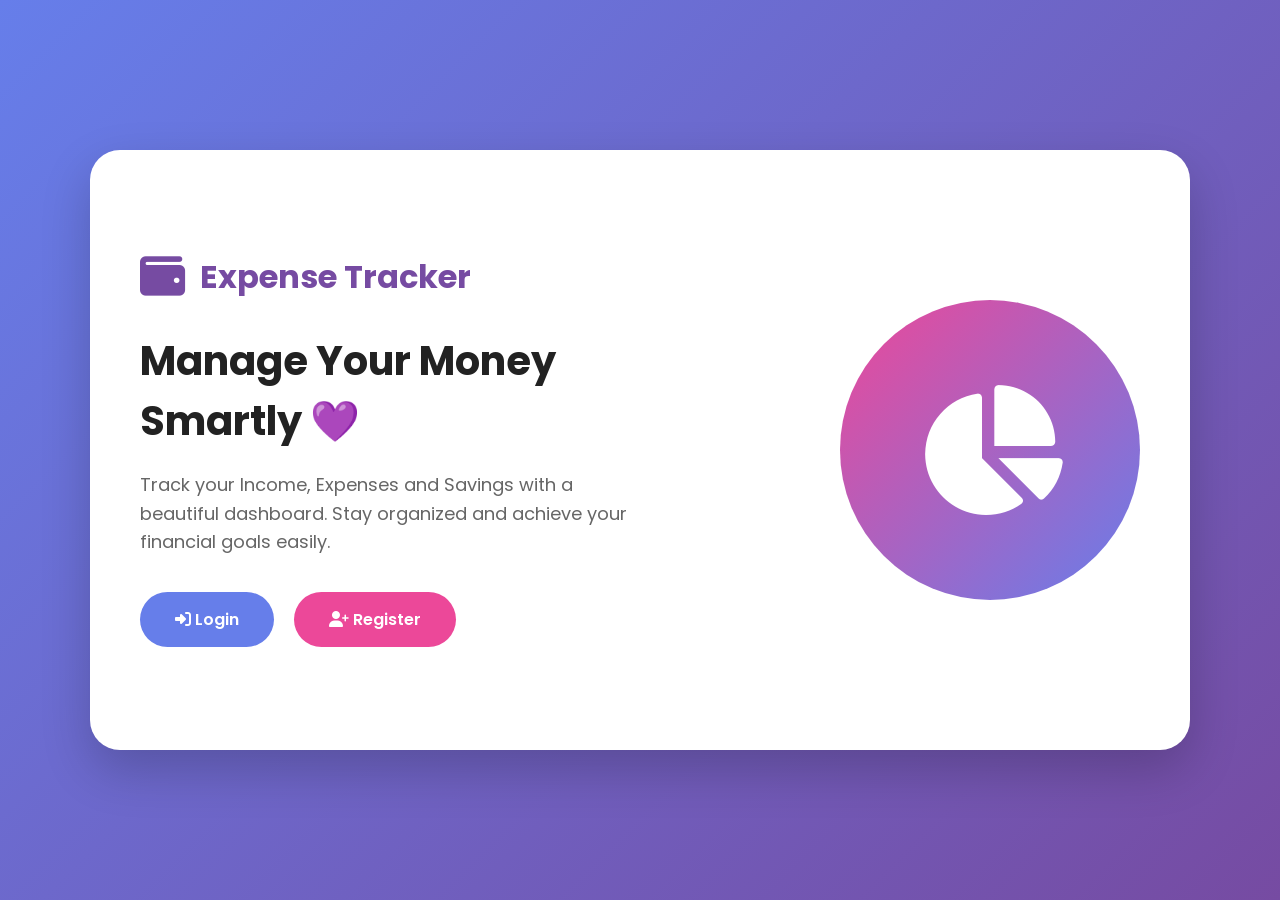
<file: index.html>
<!DOCTYPE html>
<html lang="en">

<head>

    <meta charset="UTF-8">

    <meta name="viewport" content="width=device-width, initial-scale=1.0">

    <title>Expense Tracker</title>

    <!-- CSS -->
    <link rel="stylesheet" href="style.css">

    <!-- Google Font -->
    <link href="https://fonts.googleapis.com/css2?family=Poppins:wght@400;500;600;700;800&display=swap"
    rel="stylesheet">

    <!-- Font Awesome -->
    <link rel="stylesheet"
    href="https://cdnjs.cloudflare.com/ajax/libs/font-awesome/6.6.0/css/all.min.css">

</head>

<body class="landing-body">

<div class="landing-container">

    <!-- LEFT CONTENT -->
    <div class="landing-content">

        <div class="logo">

            <i class="fa-solid fa-wallet"></i>

            <h1>Expense Tracker</h1>

        </div>

        <h2>
            Manage Your Money Smartly 💜
        </h2>

        <p>
            Track your Income, Expenses and Savings with a beautiful dashboard.
            Stay organized and achieve your financial goals easily.
        </p>

        <div class="landing-buttons">

            <a href="login.html" class="btn login-btn">

                <i class="fa-solid fa-right-to-bracket"></i>

                Login

            </a>

            <a href="register.html" class="btn register-btn">

                <i class="fa-solid fa-user-plus"></i>

                Register

            </a>

        </div>

    </div>

    <!-- RIGHT SIDE -->
    <div class="landing-image">

        <i class="fa-solid fa-chart-pie"></i>

    </div>

</div>

</body>

</html>
</file>
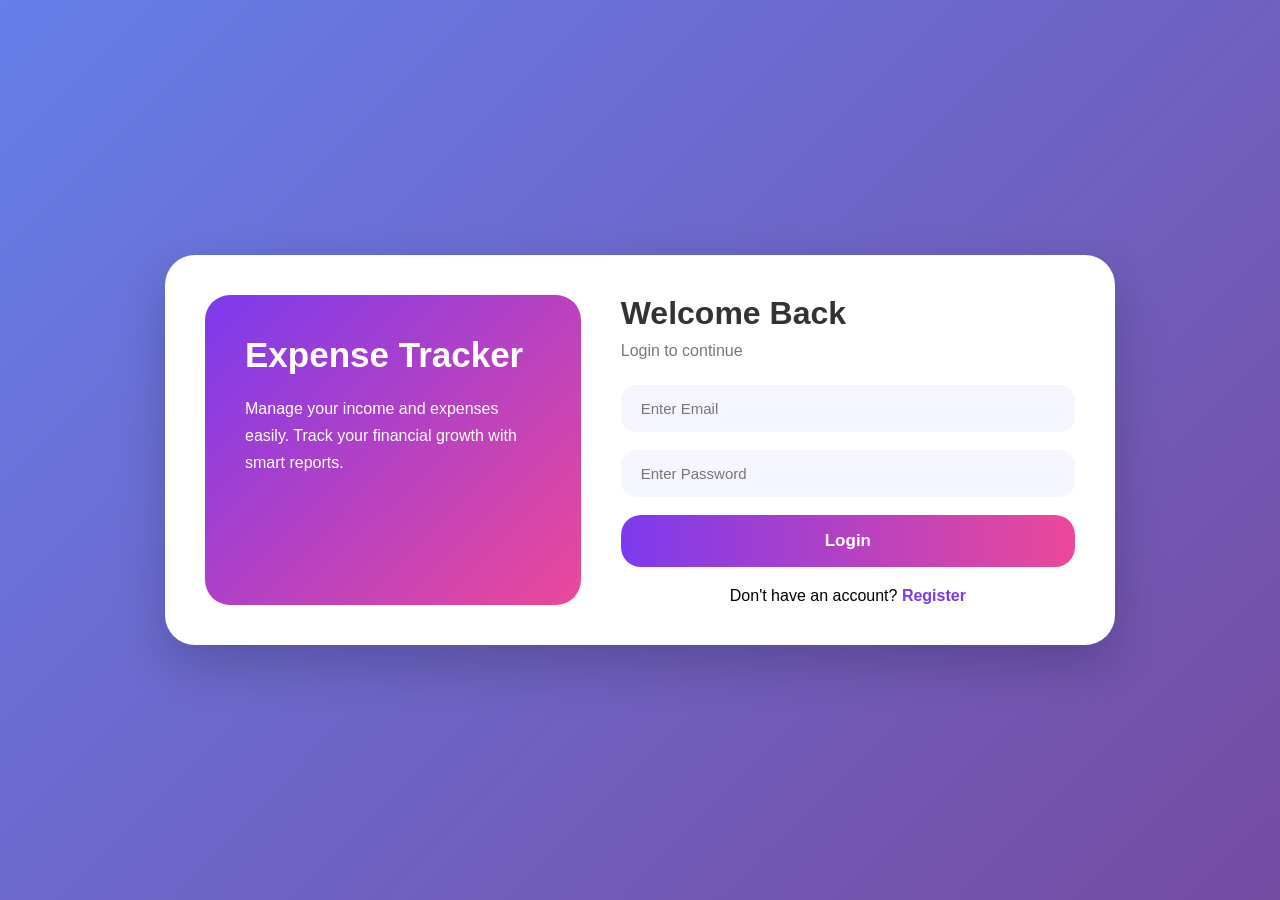
<file: login.html>
<!DOCTYPE html>
<html lang="en">

<head>

    <meta charset="UTF-8">

    <meta name="viewport" content="width=device-width, initial-scale=1.0">

    <title>Login - Expense Tracker</title>

    <link rel="stylesheet" href="style.css">

</head>


<body class="auth-body">


<div class="auth-container">


    <div class="auth-left">

        <i class="fa-solid fa-wallet"></i>

        <h1>Expense Tracker</h1>

        <p>
            Manage your income and expenses easily.
            Track your financial growth with smart reports.
        </p>

    </div>



    <div class="auth-right">


        <h2>Welcome Back</h2>

        <p class="subtitle">
            Login to continue
        </p>



        <form id="loginForm">


            <div class="input-box">

                <input 
                type="email"
                id="email"
                placeholder="Enter Email"
                required>

            </div>



            <div class="input-box">

                <input
                type="password"
                id="password"
                placeholder="Enter Password"
                required>

            </div>



            <button type="submit" class="auth-btn">

                Login

            </button>



        </form>



        <p class="auth-link">

            Don't have an account?

            <a href="register.html">
                Register
            </a>

        </p>


    </div>


</div>



<script src="login.js"></script>


</body>

</html>
</file>
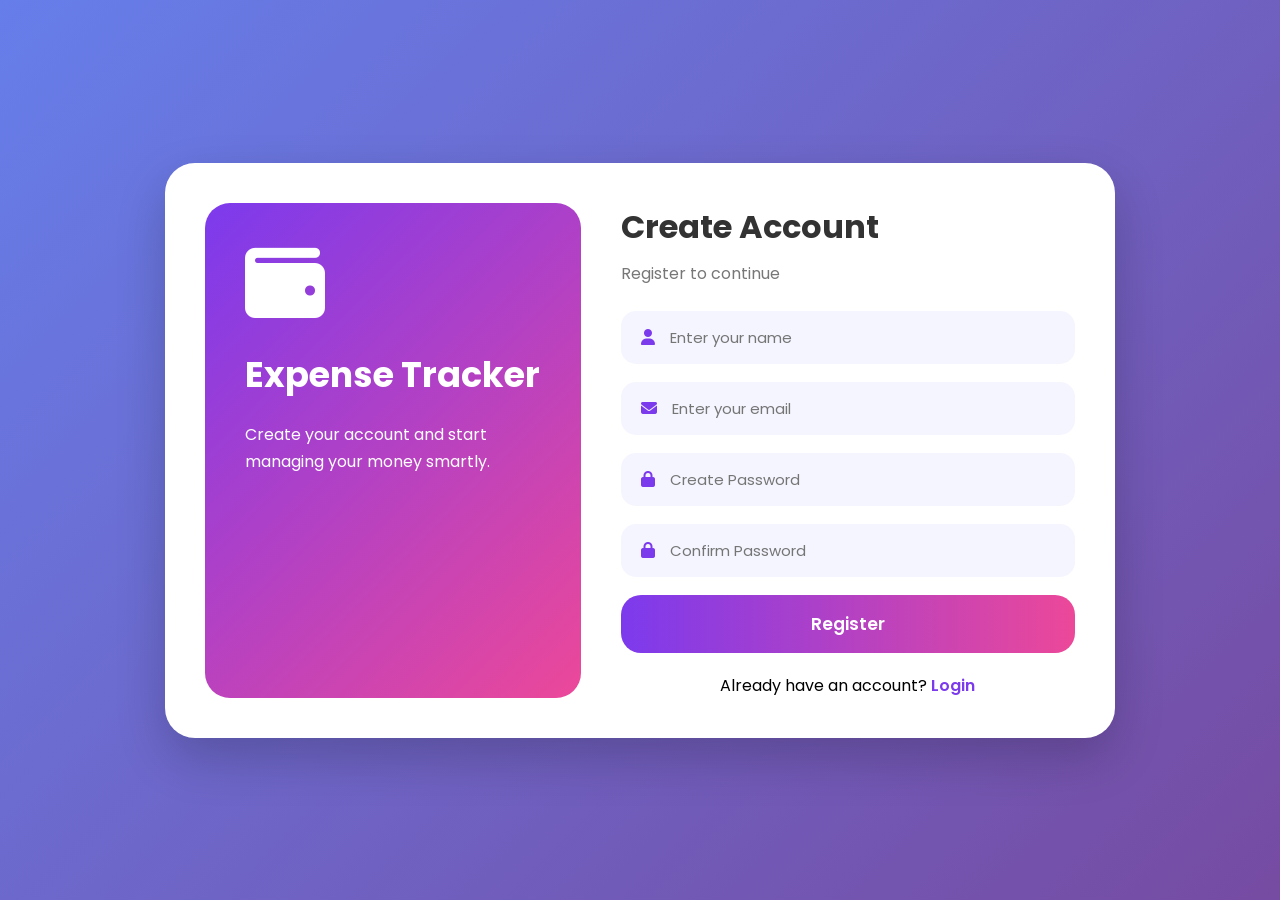
<file: register.html>
<!DOCTYPE html>
<html lang="en">

<head>

    <meta charset="UTF-8">

    <meta name="viewport" content="width=device-width, initial-scale=1.0">

    <title>Register - Expense Tracker</title>

    <link rel="stylesheet" href="style.css">

    <link href="https://fonts.googleapis.com/css2?family=Poppins:wght@400;500;600;700&display=swap" rel="stylesheet">

    <link rel="stylesheet"
          href="https://cdnjs.cloudflare.com/ajax/libs/font-awesome/6.6.0/css/all.min.css">

</head>

<body class="auth-body">

<div class="auth-container">

    <div class="auth-left">

        <i class="fa-solid fa-wallet"></i>

        <h1>Expense Tracker</h1>

        <p>
            Create your account and start managing your money smartly.
        </p>

    </div>

    <div class="auth-right">

        <h2>Create Account</h2>

        <p class="subtitle">
            Register to continue
        </p>

        <form id="registerForm">

            <div class="input-box">

                <i class="fa-solid fa-user"></i>

                <input
                    type="text"
                    id="name"
                    placeholder="Enter your name"
                    required>

            </div>

            <div class="input-box">

                <i class="fa-solid fa-envelope"></i>

                <input
                    type="email"
                    id="email"
                    placeholder="Enter your email"
                    required>

            </div>

            <div class="input-box">

                <i class="fa-solid fa-lock"></i>

                <input
                    type="password"
                    id="password"
                    placeholder="Create Password"
                    required>

            </div>

            <div class="input-box">

                <i class="fa-solid fa-lock"></i>

                <input
                    type="password"
                    id="confirmPassword"
                    placeholder="Confirm Password"
                    required>

            </div>

            <button
                type="submit"
                class="auth-btn">

                Register

            </button>

        </form>

        <p class="auth-link">

            Already have an account?

            <a href="login.html">
                Login
            </a>

        </p>

    </div>

</div>

<script src="register.js"></script>

</body>

</html>
</file>
<file: style.css>
/* =====================================
   EXPENSE TRACKER
   MAIN STYLE SHEET - PART 1
===================================== */


*{

    margin:0;

    padding:0;

    box-sizing:border-box;

    font-family:'Poppins',sans-serif;

}



body{

    min-height:100vh;

}



/* =========================
   LANDING PAGE
========================= */


.landing-body{

    background:linear-gradient(
        135deg,
        #667eea,
        #764ba2
    );

    display:flex;

    justify-content:center;

    align-items:center;

}



.landing-container{

    width:90%;

    max-width:1100px;

    min-height:600px;

    background:white;

    border-radius:30px;

    padding:50px;

    display:flex;

    justify-content:space-between;

    align-items:center;

    box-shadow:
    0 20px 50px rgba(0,0,0,0.2);

}



.landing-content{

    width:50%;

}



.logo{

    display:flex;

    align-items:center;

    gap:15px;

    color:#764ba2;

    margin-bottom:30px;

}



.logo i{

    font-size:45px;

}



.logo h1{

    font-size:32px;

}



.landing-content h2{

    font-size:40px;

    color:#222;

    margin-bottom:20px;

}



.landing-content p{

    color:#666;

    font-size:18px;

    line-height:1.6;

    margin-bottom:35px;

}





.landing-buttons{

    display:flex;

    gap:20px;

}



.btn{

    text-decoration:none;

    padding:15px 35px;

    border-radius:30px;

    color:white;

    font-weight:600;

    transition:.3s;

}



.login-btn{

    background:#667eea;

}



.register-btn{

    background:#ec4899;

}



.btn:hover{

    transform:translateY(-5px);

}





.landing-image{

    width:300px;

    height:300px;

    border-radius:50%;

    background:linear-gradient(
        135deg,
        #ec4899,
        #667eea
    );

    display:flex;

    justify-content:center;

    align-items:center;

}



.landing-image i{

    font-size:130px;

    color:white;

}
/* =====================================
   LOGIN + REGISTER PAGE STYLE - PART 2
===================================== */


/* COMMON AUTH PAGE */

.auth-body{

    background:linear-gradient(
        135deg,
        #667eea,
        #764ba2
    );

    display:flex;

    justify-content:center;

    align-items:center;

}





.auth-container{

    width:90%;

    max-width:950px;

    background:white;

    border-radius:30px;

    padding:40px;

    display:flex;

    gap:40px;

    box-shadow:
    0 20px 50px rgba(0,0,0,.2);

}




.auth-left{

    width:45%;

    background:linear-gradient(
        135deg,
        #7c3aed,
        #ec4899
    );

    color:white;

    border-radius:25px;

    padding:40px;

}



.auth-left h1{

    font-size:35px;

    margin-bottom:20px;

}



.auth-left p{

    line-height:1.7;

}



.auth-left i{

    font-size:80px;

    margin-bottom:25px;

}





.auth-right{

    width:55%;

}



.auth-right h2{

    font-size:32px;

    color:#333;

    margin-bottom:10px;

}



.subtitle{

    color:#777;

    margin-bottom:25px;

}





.input-box{

    display:flex;

    align-items:center;

    gap:15px;

    background:#f5f5ff;

    padding:15px 20px;

    border-radius:15px;

    margin-bottom:18px;

}



.input-box i{

    color:#7c3aed;

}



.input-box input{

    border:none;

    outline:none;

    background:transparent;

    width:100%;

    font-size:15px;

}





.auth-btn{

    width:100%;

    padding:16px;

    border:none;

    border-radius:20px;

    background:linear-gradient(
        90deg,
        #7c3aed,
        #ec4899
    );

    color:white;

    font-size:17px;

    font-weight:600;

    cursor:pointer;

}



.auth-btn:hover{

    transform:translateY(-3px);

}





.auth-link{

    text-align:center;

    margin-top:20px;

}



.auth-link a{

    color:#7c3aed;

    text-decoration:none;

    font-weight:600;

   }
/* =====================================
   DASHBOARD STYLE - PART 3
===================================== */


/* DASHBOARD BODY */

.dashboard-body{

    background:linear-gradient(
        135deg,
        #f5f7ff,
        #eef2ff
    );

}





/* NAVBAR */


.dashboard-navbar{

    background:white;

    padding:20px 50px;

    display:flex;

    justify-content:space-between;

    align-items:center;

    box-shadow:
    0 10px 30px rgba(0,0,0,.08);

}



.brand{

    display:flex;

    align-items:center;

    gap:12px;

    color:#7c3aed;

}



.brand i{

    font-size:30px;

}



.dashboard-navbar nav{

    display:flex;

    align-items:center;

    gap:25px;

}



.dashboard-navbar nav a{

    text-decoration:none;

    color:#555;

    font-weight:500;

}



.dashboard-navbar nav a:hover{

    color:#7c3aed;

}



#logoutBtn{

    border:none;

    padding:12px 22px;

    border-radius:20px;

    background:#ec4899;

    color:white;

    cursor:pointer;

}





/* CONTAINER */


.dashboard-container{

    width:90%;

    max-width:1200px;

    margin:40px auto;

}





/* WELCOME */


.welcome-section{

    display:flex;

    justify-content:space-between;

    align-items:center;

    margin-bottom:35px;

}



.welcome-section h1{

    font-size:35px;

    color:#222;

}



.welcome-section span{

    color:#7c3aed;

}



.welcome-section p{

    color:#666;

}



.date-box{

    background:white;

    padding:15px 25px;

    border-radius:15px;

    box-shadow:
    0 10px 25px rgba(0,0,0,.08);

}





/* SUMMARY CARDS */


.summary-cards{

    display:grid;

    grid-template-columns:repeat(4,1fr);

    gap:25px;

    margin-bottom:40px;

}





.summary-card{

    background:white;

    padding:25px;

    border-radius:25px;

    display:flex;

    gap:15px;

    align-items:center;

    box-shadow:
    0 15px 35px rgba(0,0,0,.08);

    transition:.3s;

}



.summary-card:hover{

    transform:translateY(-8px);

}



.card-icon{

    width:60px;

    height:60px;

    border-radius:18px;

    display:flex;

    justify-content:center;

    align-items:center;

    color:white;

    font-size:25px;

}



.balance-card .card-icon{

    background:#7c3aed;

}



.income-card .card-icon{

    background:#10b981;

}



.expense-card .card-icon{

    background:#ef4444;

}



.saving-card .card-icon{

    background:#f59e0b;

}





.card-content h3{

    color:#777;

    font-size:15px;

}



.card-content h2{

    color:#222;

    margin-top:5px;

   }
/* =====================================
   TRANSACTION + TABLE + CHARTS - PART 4
===================================== */



/* TRANSACTION FORM */


.transaction-section{

    background:white;

    padding:35px;

    border-radius:25px;

    margin-bottom:40px;

    box-shadow:
    0 15px 35px rgba(0,0,0,.08);

}



.section-title h2{

    color:#222;

    font-size:28px;

}



.section-title p{

    color:#777;

    margin-bottom:25px;

}





#transactionForm{

    display:grid;

    grid-template-columns:repeat(2,1fr);

    gap:25px;

}





.form-group{

    display:flex;

    flex-direction:column;

    gap:10px;

}



.form-group label{

    font-weight:600;

    color:#444;

}



.form-group input,
.form-group select,
.form-group textarea{


    padding:15px;

    border:none;

    outline:none;

    border-radius:15px;

    background:#f5f7ff;

}



.form-group textarea{

    min-height:120px;

}



.input-icon{

    position:relative;

}



.input-icon i{

    position:absolute;

    left:15px;

    top:50%;

    transform:translateY(-50%);

    color:#7c3aed;

}



.input-icon input{

    padding-left:45px;

}





.add-btn{

    grid-column:1/-1;

    padding:16px;

    border:none;

    border-radius:20px;

    background:linear-gradient(
    90deg,
    #7c3aed,
    #ec4899
    );

    color:white;

    font-size:17px;

    cursor:pointer;

}





/* TABLE */


.recent-section{

    background:white;

    padding:35px;

    border-radius:25px;

    margin-bottom:40px;

}



.section-header{

    display:flex;

    justify-content:space-between;

    align-items:center;

    margin-bottom:25px;

}



.search-box{

    background:#f5f7ff;

    padding:12px 20px;

    border-radius:20px;

}



.search-box input{

    border:none;

    outline:none;

    background:transparent;

}



table{

    width:100%;

    border-collapse:collapse;

}



th,td{

    padding:15px;

    text-align:left;

}



tr{

    border-bottom:1px solid #eee;

}





/* CHARTS */


.chart-section{

    display:grid;

    grid-template-columns:repeat(2,1fr);

    gap:30px;

}



.chart-card{

    background:white;

    padding:30px;

    border-radius:25px;

    box-shadow:

    0 15px 35px rgba(0,0,0,.08);

}



.chart-card h2{

    margin-bottom:20px;

    color:#222;

   }
/* =====================================
   FOOTER + RESPONSIVE - PART 5
===================================== */


/* FOOTER */


.dashboard-footer{

    background:white;

    text-align:center;

    padding:25px;

    margin:40px auto;

    width:90%;

    border-radius:20px;

    color:#777;

    box-shadow:

    0 10px 25px rgba(0,0,0,.08);

}



.dashboard-footer i{

    color:#ec4899;

}



/* =========================
   RESPONSIVE DESIGN
========================= */


@media(max-width:1000px){


    .summary-cards{

        grid-template-columns:repeat(2,1fr);

    }



    .chart-section{

        grid-template-columns:1fr;

    }



    .landing-container{

        flex-direction:column;

        text-align:center;

    }



    .landing-content{

        width:100%;

    }



    .landing-image{

        margin-top:30px;

    }



}





@media(max-width:700px){


    .dashboard-navbar{

        flex-direction:column;

        gap:20px;

        padding:20px;

    }



    .dashboard-navbar nav{

        flex-wrap:wrap;

        justify-content:center;

    }




    .welcome-section{

        flex-direction:column;

        align-items:flex-start;

        gap:20px;

    }



    .summary-cards{

        grid-template-columns:1fr;

    }



    #transactionForm{

        grid-template-columns:1fr;

    }



    .section-header{

        flex-direction:column;

        gap:20px;

        align-items:flex-start;

    }



    .auth-container{

        flex-direction:column;

    }



    .auth-left,
    .auth-right{

        width:100%;

    }



    .landing-container{

        padding:30px;

    }



    .landing-content h2{

        font-size:30px;

    }


}
.cards{
    display:grid;
    grid-template-columns:repeat(3,1fr);
    gap:25px;
    margin-bottom:40px;
}

.card{
    background:white;
    padding:25px;
    border-radius:25px;
    box-shadow:0 15px 35px rgba(0,0,0,.08);
}

.form-box,
.table-box,
.report-box,
.profile-box{
    background:white;
    padding:35px;
    border-radius:25px;
    margin:30px 0;
    box-shadow:0 15px 35px rgba(0,0,0,.08);
}

button{
    cursor:pointer;
}
</file>
